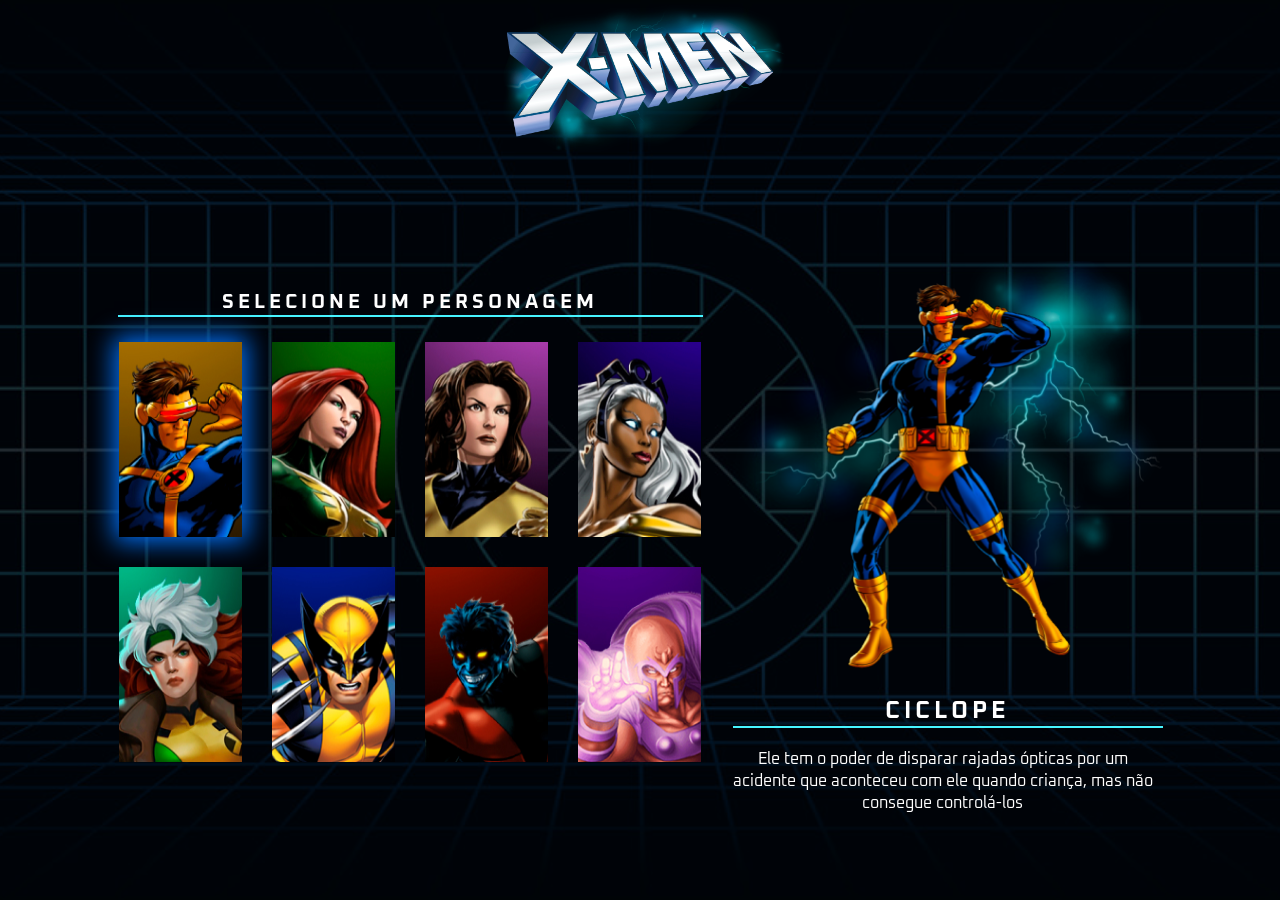
<file: projeto-xmen/index.html>
<!DOCTYPE html>
<html lang="pt-BR">
<head>
    <meta charset="UTF-8">
    <meta name="viewport" content="width=device-width, initial-scale=1.0">
    <title>X-men</title>
    <link rel="preconnect" href="https://fonts.googleapis.com">
    <link rel="preconnect" href="https://fonts.gstatic.com" crossorigin>
    <link href="https://fonts.googleapis.com/css2?family=Oxanium:wght@300;400;700&display=swap" rel="stylesheet">

    <link rel="stylesheet" href="./src/css/reset.css">
    <link rel="stylesheet" href="./src/css/estilos.css">
    <link rel="stylesheet" href="./src/css/responsivo.css">
</head>
<body>
    <header class="cabecalho">
        <img class="logo" src="./src/imagens/imagens/logo.svg" alt="Logo x-men">
    </header>

    <main class="selecao-de-personagens">
        <section class="personagens">
            <h1 class="titulo"> Selecione um personagem </h1>
            <ul class="lista-de-personagens">
                <li class="personagem selecionado" id="ciclope" data-name="Ciclope" data-description="Ele tem o poder de disparar rajadas ópticas por um acidente que aconteceu com ele quando criança, mas não consegue controlá-los.">
                    <img src="./src/imagens/imagens/card-ciclope.jpg" alt="Personagem Ciclope">
                </li>

                <li class="personagem" id="jean-grey" data-name="Jean Grey" data-description="Jean Grey é uma mutante nível ômega e o principal avatar da Força Fênix, no qual manifesta poderes cósmicos, a telepatia e a telecinese.">
                    <img src="./src/imagens/imagens/card-jean-grey.jpg" alt="Personagem Jean Grey">
                </li>

                <li class="personagem" id="lince-negra" data-name="Lince Negra" data-description="Ela tem o poder de atravessar matéria sólida, campos de energia, rajadas ópticas, continuando intacta, e também tem o poder de andar no ar.">
                    <img src="./src/imagens/imagens/card-lince-negra.jpg" alt="Personagem Lince Negra">
                </li>

                <li class="personagem" id="tempestade" data-name="Tempestade" data-description="Muito poderosa, tem o poder de controlar as forças da natureza, podendo produzir raios, chuvas, granizos, ventos, neblina, entre outros fenômenos.">
                    <img src="./src/imagens/imagens/card-tempestade.jpg" alt="Personagem Tempestade">
                </li>

                <li class="personagem" id="vampira" data-name="Vampira" data-description="Ela tem o poder de absorver a vitalidade e memória das pessoas que toca e, no caso dos mutantes, seus poderes, mas somente temporariamente. ">
                    <img src="./src/imagens/imagens/card-vampira.jpg" alt="Personagem Vampira">
                </li>

                <li class="personagem" id="wolverine" data-name="Wolverine" data-description="Tem como poderes: garras metálicas, fator de cura regenerativo e super agilidade.">
                    <img src="./src/imagens/imagens/card-wolverine.jpg" alt="Personagem Wolverine">
                </li>

                <li class="personagem" id="noturno" data-name="Noturno" data-description="Ele é um mutante que nasceu com cauda, orelhas pontudas e com a capacidade de se teletransportar.">
                    <img src="./src/imagens/imagens/card-noturno.jpg" alt="Personagem Noturno">
                </li>

                <li class="personagem" id="magneto" data-name="Magneto" data-description="Ele tem o poder de magnetocinese, ou seja, controlar objetos de metal e criar campos magnéticos.">
                    <img src="./src/imagens/imagens/card-magneto.jpg" alt="Personagem Magneto">
                </li> 
            </ul>
        </section>
        <section class="personagem-selecionado">
            <img class="personagem-grande" src="./src/imagens/imagens/card-ciclope.png" alt="Personagem Selecionado">
            <div class="informacoes-personagem">
                <h2 class="nome-personagem" id="nome-personagem">Ciclope</h2>
                <p class="descricao-personagem" id="descricao-personagem">Ele tem o poder de disparar rajadas ópticas por um acidente que aconteceu com ele quando criança, mas não consegue controlá-los</p>
            </div>
        </section>
    </main>
    <script src="./src/js/index.js"></script>
</body>
</html>
</file>
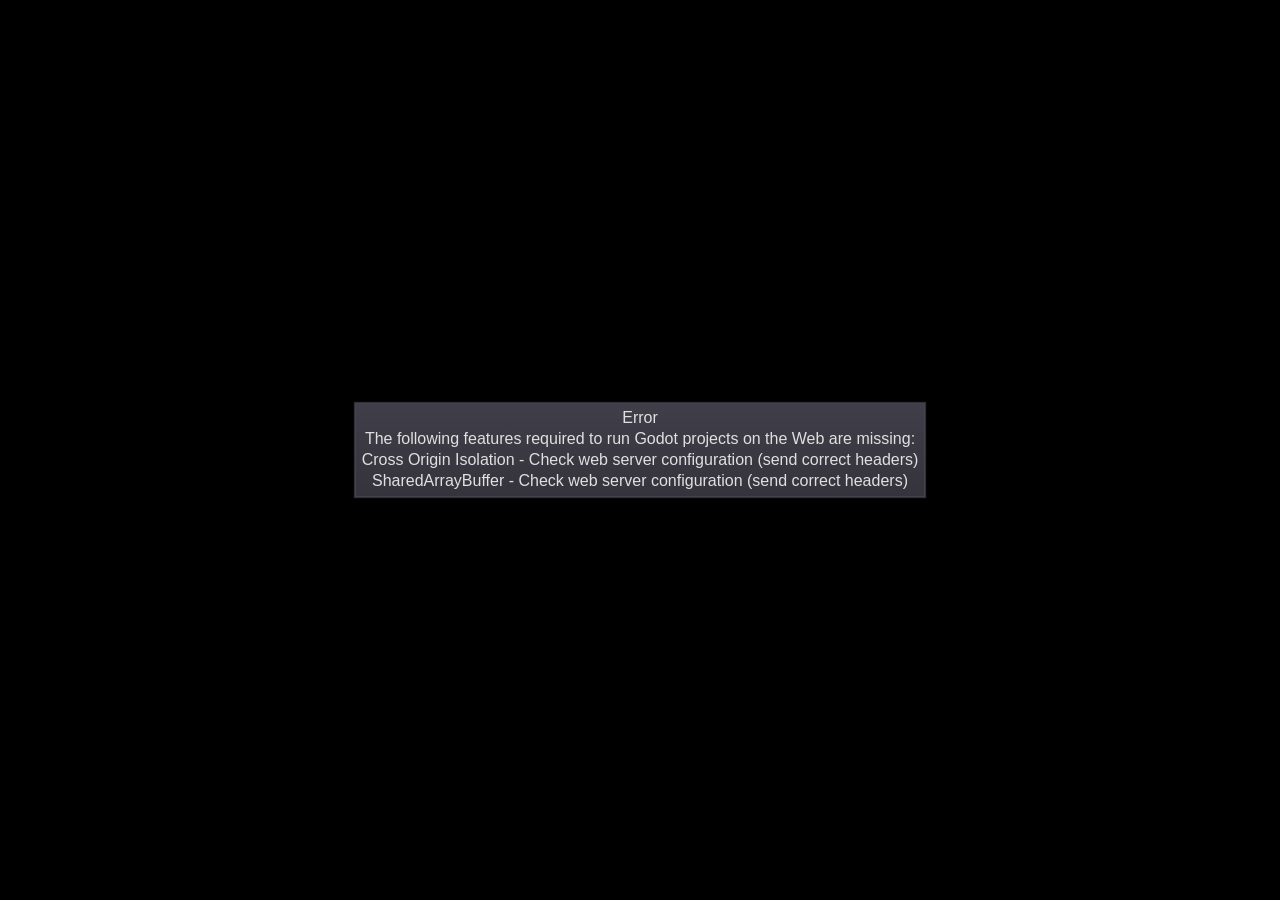
<file: o-cavaleiro-supremo/exports/web/index.html>
<!DOCTYPE html>
<html lang="en">
	<head>
		<meta charset="utf-8">
		<meta name="viewport" content="width=device-width, user-scalable=no">
		<title>O Cavaleiro Supremo</title>
		<style>
body {
	touch-action: none;
	margin: 0;
	border: 0 none;
	padding: 0;
	text-align: center;
	background-color: black;
}

#canvas {
	display: block;
	margin: 0;
	color: white;
}

#canvas:focus {
	outline: none;
}

.godot {
	font-family: 'Noto Sans', 'Droid Sans', Arial, sans-serif;
	color: #e0e0e0;
	background-color: #3b3943;
	background-image: linear-gradient(to bottom, #403e48, #35333c);
	border: 1px solid #45434e;
	box-shadow: 0 0 1px 1px #2f2d35;
}

/* Status display */

#status {
	position: absolute;
	left: 0;
	top: 0;
	right: 0;
	bottom: 0;
	display: flex;
	justify-content: center;
	align-items: center;
	/* don't consume click events - make children visible explicitly */
	visibility: hidden;
}

#status-progress {
	width: 366px;
	height: 7px;
	background-color: #38363A;
	border: 1px solid #444246;
	padding: 1px;
	box-shadow: 0 0 2px 1px #1B1C22;
	border-radius: 2px;
	visibility: visible;
}

@media only screen and (orientation:portrait) {
	#status-progress {
		width: 61.8%;
	}
}

#status-progress-inner {
	height: 100%;
	width: 0;
	box-sizing: border-box;
	transition: width 0.5s linear;
	background-color: #202020;
	border: 1px solid #222223;
	box-shadow: 0 0 1px 1px #27282E;
	border-radius: 3px;
}

#status-indeterminate {
	height: 42px;
	visibility: visible;
	position: relative;
}

#status-indeterminate > div {
	width: 4.5px;
	height: 0;
	border-style: solid;
	border-width: 9px 3px 0 3px;
	border-color: #2b2b2b transparent transparent transparent;
	transform-origin: center 21px;
	position: absolute;
}

#status-indeterminate > div:nth-child(1) { transform: rotate( 22.5deg); }
#status-indeterminate > div:nth-child(2) { transform: rotate( 67.5deg); }
#status-indeterminate > div:nth-child(3) { transform: rotate(112.5deg); }
#status-indeterminate > div:nth-child(4) { transform: rotate(157.5deg); }
#status-indeterminate > div:nth-child(5) { transform: rotate(202.5deg); }
#status-indeterminate > div:nth-child(6) { transform: rotate(247.5deg); }
#status-indeterminate > div:nth-child(7) { transform: rotate(292.5deg); }
#status-indeterminate > div:nth-child(8) { transform: rotate(337.5deg); }

#status-notice {
	margin: 0 100px;
	line-height: 1.3;
	visibility: visible;
	padding: 4px 6px;
	visibility: visible;
}
		</style>
		<link id='-gd-engine-icon' rel='icon' type='image/png' href='index.icon.png' />
<link rel='apple-touch-icon' href='index.apple-touch-icon.png'/>

	</head>
	<body>
		<canvas id="canvas">
			HTML5 canvas appears to be unsupported in the current browser.<br >
			Please try updating or use a different browser.
		</canvas>
		<div id="status">
			<div id="status-progress" style="display: none;" oncontextmenu="event.preventDefault();">
				<div id ="status-progress-inner"></div>
			</div>
			<div id="status-indeterminate" style="display: none;" oncontextmenu="event.preventDefault();">
				<div></div>
				<div></div>
				<div></div>
				<div></div>
				<div></div>
				<div></div>
				<div></div>
				<div></div>
			</div>
			<div id="status-notice" class="godot" style="display: none;"></div>
		</div>

		<script src="index.js"></script>
		<script>
const GODOT_CONFIG = {"args":[],"canvasResizePolicy":2,"executable":"index","experimentalVK":false,"fileSizes":{"index.pck":2299312,"index.wasm":35649444},"focusCanvas":true,"gdextensionLibs":[]};
const engine = new Engine(GODOT_CONFIG);

(function () {
	const INDETERMINATE_STATUS_STEP_MS = 100;
	const statusProgress = document.getElementById('status-progress');
	const statusProgressInner = document.getElementById('status-progress-inner');
	const statusIndeterminate = document.getElementById('status-indeterminate');
	const statusNotice = document.getElementById('status-notice');

	let initializing = true;
	let statusMode = 'hidden';

	let animationCallbacks = [];
	function animate(time) {
		animationCallbacks.forEach((callback) => callback(time));
		requestAnimationFrame(animate);
	}
	requestAnimationFrame(animate);

	function animateStatusIndeterminate(ms) {
		const i = Math.floor((ms / INDETERMINATE_STATUS_STEP_MS) % 8);
		if (statusIndeterminate.children[i].style.borderTopColor === '') {
			Array.prototype.slice.call(statusIndeterminate.children).forEach((child) => {
				child.style.borderTopColor = '';
			});
			statusIndeterminate.children[i].style.borderTopColor = '#dfdfdf';
		}
	}

	function setStatusMode(mode) {
		if (statusMode === mode || !initializing) {
			return;
		}
		[statusProgress, statusIndeterminate, statusNotice].forEach((elem) => {
			elem.style.display = 'none';
		});
		animationCallbacks = animationCallbacks.filter(function (value) {
			return (value !== animateStatusIndeterminate);
		});
		switch (mode) {
		case 'progress':
			statusProgress.style.display = 'block';
			break;
		case 'indeterminate':
			statusIndeterminate.style.display = 'block';
			animationCallbacks.push(animateStatusIndeterminate);
			break;
		case 'notice':
			statusNotice.style.display = 'block';
			break;
		case 'hidden':
			break;
		default:
			throw new Error('Invalid status mode');
		}
		statusMode = mode;
	}

	function setStatusNotice(text) {
		while (statusNotice.lastChild) {
			statusNotice.removeChild(statusNotice.lastChild);
		}
		const lines = text.split('\n');
		lines.forEach((line) => {
			statusNotice.appendChild(document.createTextNode(line));
			statusNotice.appendChild(document.createElement('br'));
		});
	}

	function displayFailureNotice(err) {
		const msg = err.message || err;
		console.error(msg);
		setStatusNotice(msg);
		setStatusMode('notice');
		initializing = false;
	}

	const missing = Engine.getMissingFeatures();
	if (missing.length !== 0) {
		const missingMsg = 'Error\nThe following features required to run Godot projects on the Web are missing:\n';
		displayFailureNotice(missingMsg + missing.join('\n'));
	} else {
		setStatusMode('indeterminate');
		engine.startGame({
			'onProgress': function (current, total) {
				if (total > 0) {
					statusProgressInner.style.width = `${(current / total) * 100}%`;
					setStatusMode('progress');
					if (current === total) {
						// wait for progress bar animation
						setTimeout(() => {
							setStatusMode('indeterminate');
						}, 500);
					}
				} else {
					setStatusMode('indeterminate');
				}
			},
		}).then(() => {
			setStatusMode('hidden');
			initializing = false;
		}, displayFailureNotice);
	}
}());
		</script>
	</body>
</html>
</file>
<file: projeto-xmen/src/css/estilos.css>
body{
    font-family: "Oxanium", cursive;
    background-color: #000000;
    color: #ffffff;
}

body::before{
    content: "";
    background-image: url(../imagens/imagens/bg-desktop.jpg);
    background-repeat: no-repeat;
    background-size: cover;
    background-position: center;
    width: 100%;
    height: 100%;
    position: absolute;
    z-index: -1;
    opacity: 0.2;
}

.cabecalho{
    display: flex;
    justify-content: center;
}

.selecao-de-personagens{
    display: flex;
    align-items: center;
    gap: 30px;
    min-height: calc(100vh - 152px);
    justify-content: center;
}

.selecao-de-personagens .lista-de-personagens{
    display: flex;
    flex-wrap: wrap;
    gap: 30px;
    justify-content: center;
}

.selecao-de-personagens .personagens{
    display: flex;
    flex-direction: column;
    align-items: center;
    max-width: 585px;
    gap: 25px;
}

.selecao-de-personagens .personagens .titulo{
    font-size: 20px;
    letter-spacing: 4px;
    text-transform: uppercase;
    border-bottom: 2px solid #47f4ff;
    width: 100%;
    text-align: center;
}

.lista-de-personagens .personagem img{
    width: 100%;
    height: 100%;
}

.lista-de-personagens .personagem.selecionado{
    box-shadow: 0px 0px 24px 5px #0271f7;
}

.personagem-selecionado{
    text-align: center;
    max-height: 530px;
}

.personagem-selecionado .personagem-grande{
    width: 430px;
    height: 430px;
}

.personagem-selecionado .nome-personagem{
    border-bottom: 2px solid #47f4ff;
    letter-spacing: 4px;
    text-transform: uppercase;
}

.personagem-selecionado .descricao-personagem{
    font-size: 16px;
    line-height: 22px;
    text-align: center;
    margin-top: 20px;
    width: 420px;
}
</file>
<file: projeto-xmen/src/css/responsivo.css>
@media (max-width: 1120px){
    .cabecalho .logo{
        max-width: 190px;
    }
    .selecao-de-personagens{
        flex-direction: column-reverse;
        max-width: 430px;
        margin: 0 auto;
    }
    .selecao-de-personagens .personagens{
        margin-top: 37px;
    }
    .selecao-de-personagens .personagens .titulo{
        font-size: 15px;
    }
    .selecao-de-personagens .lista-de-personagens{
        gap: 9px;
    }
    .selecao-de-personagens .personagem img{
        width: 80px;
    }
    .personagem-selecionado .personagem-grande{
        width: 350px;
        height:350px;
    }
    .personagem-selecionado .descricao-personagem{
        width: 80%;
        font-size: 16px;
        margin: 20px auto;
    }

}
</file>
